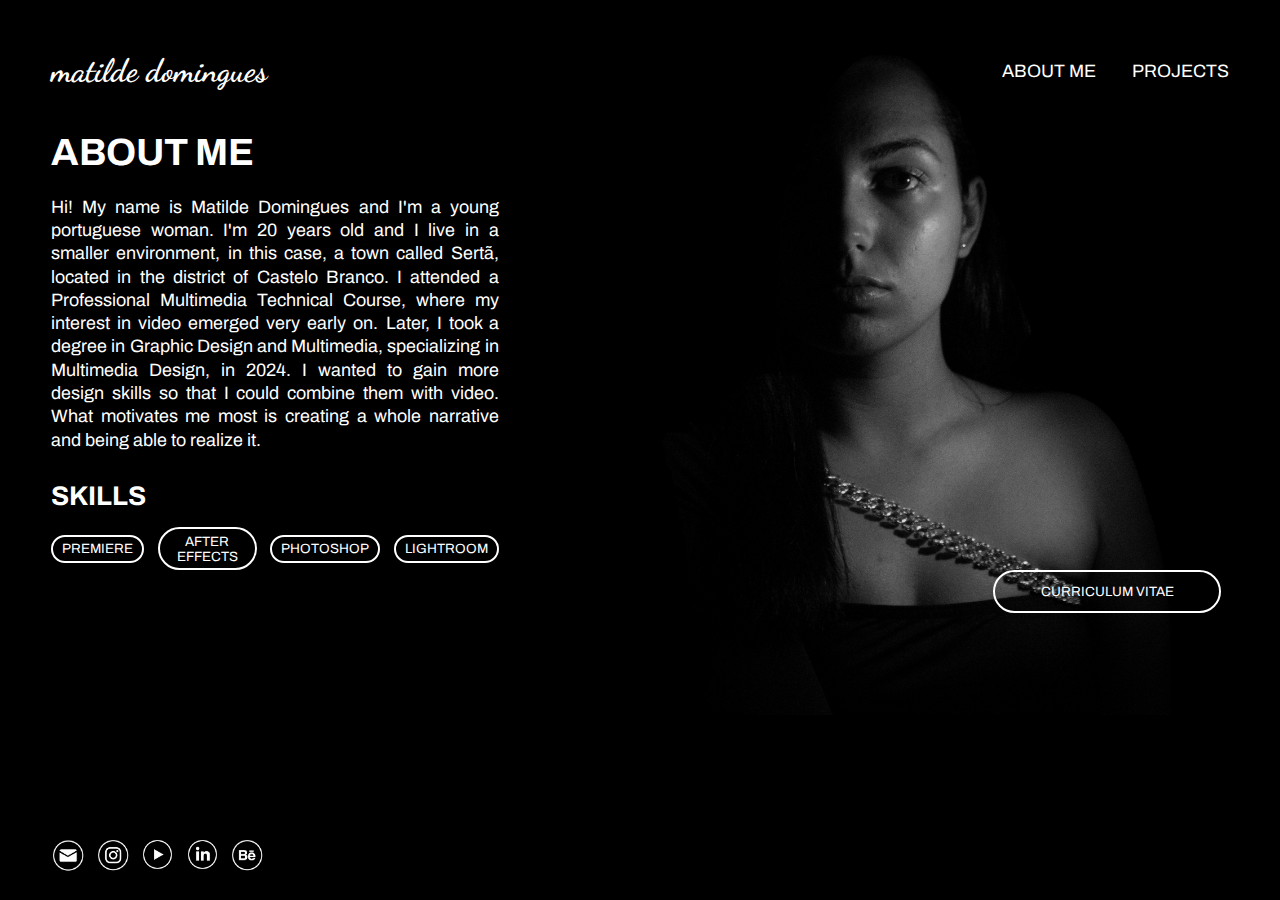
<file: sobremim.html>
<!--
    Nome: Matilde Pires Domingues
    Nº Estudante: 3210442
    Portfolio
    3º, 2023-2024
    2º Semestre
    Unidade Curricular: Laboratório de Projeto II
    Curso: DGM
    ESAD.CR
    Docente: Marco Heleno
    31 de Maio 2024
-->


<!DOCTYPE html>
<html lang="en">

<head>
        <meta charset="UTF-8">
        <meta name="description" content="Portfolio Multimedia Matilde Domingues">
        <meta name="keywords" content="video, multimedia, portfolio">
        <meta name="author" content="Matilde Domingues">
        <meta name="viewport" content="width=device-width, initial-scale=1.0">
        <title>Portfolio_MatildeDomingues</title>
        <link href="style.css" type="text/css" rel="stylesheet"/>
        <link rel="icon" type="image/x-icon" href="projects/projeto1/imagens/favicon.png"> <!--icone favicon-->
</head>

<header>
    <nav>     
        <a href="index.html" target="_self" id="logo">matilde domingues</a>
            <div class="menu-links">
                <a href="sobremim.html" target="_self" id="sobremim">About Me</a>
                <a href="projetos.html" target="_self">Projects</a>
            </div>
    </nav>
</header>

<body class="capa-about">

<main>

    <p id="titles">About Me</p>

    <p> Hi! My name is Matilde Domingues and I'm a young portuguese woman.
        I'm 20 years old and I live in a smaller environment, in this case,
        a town called Sertã, located in the district of Castelo Branco. 
        I attended a Professional Multimedia Technical Course, where my interest
        in video emerged very early on.
        Later, I took a degree in Graphic Design and Multimedia, specializing in
        Multimedia Design, in 2024. I wanted to gain more design skills so that I
        could combine them with video. What motivates me most is creating a whole
        narrative and being able to realize it. 
    </p>

    <p id="subtitles">Skills</p>

    <section id="skills">
        <ul>
            <li> Premiere </li>
            <li> After Effects </li>
            <li> Photoshop </li>
            <li> Lightroom </li>
        </ul>
    </section>

    <a href="projects/projeto1/imagens/cv.pdf" target="_blank" class="button">Curriculum Vitae</a>

</main>
</body>

<footer id="about">
    <div class="footer-socialmedia">
        <a href="mailto:matildedomingues.work@gmail.com" target="_blank" title="Email" class="email"></a>
        <a href="https://www.instagram.com/md.videoart/" target="_blank" title="Instagram" class="insta"></a>
        <a href="https://www.youtube.com/@matilde.domingues_14/videos" target="_blank" title="Youtube" class="youtube"></a>
        <a href="https://www.linkedin.com/in/matilde-domingues-5a7a112b5/" target="_blank" title="Linkedin" class="linkedin"></a>
        <a href="https://www.behance.net/matildedomingu" target="_blank" title="Behance" class="behance"></a>
    </div>
</footer>
</html>
</file>
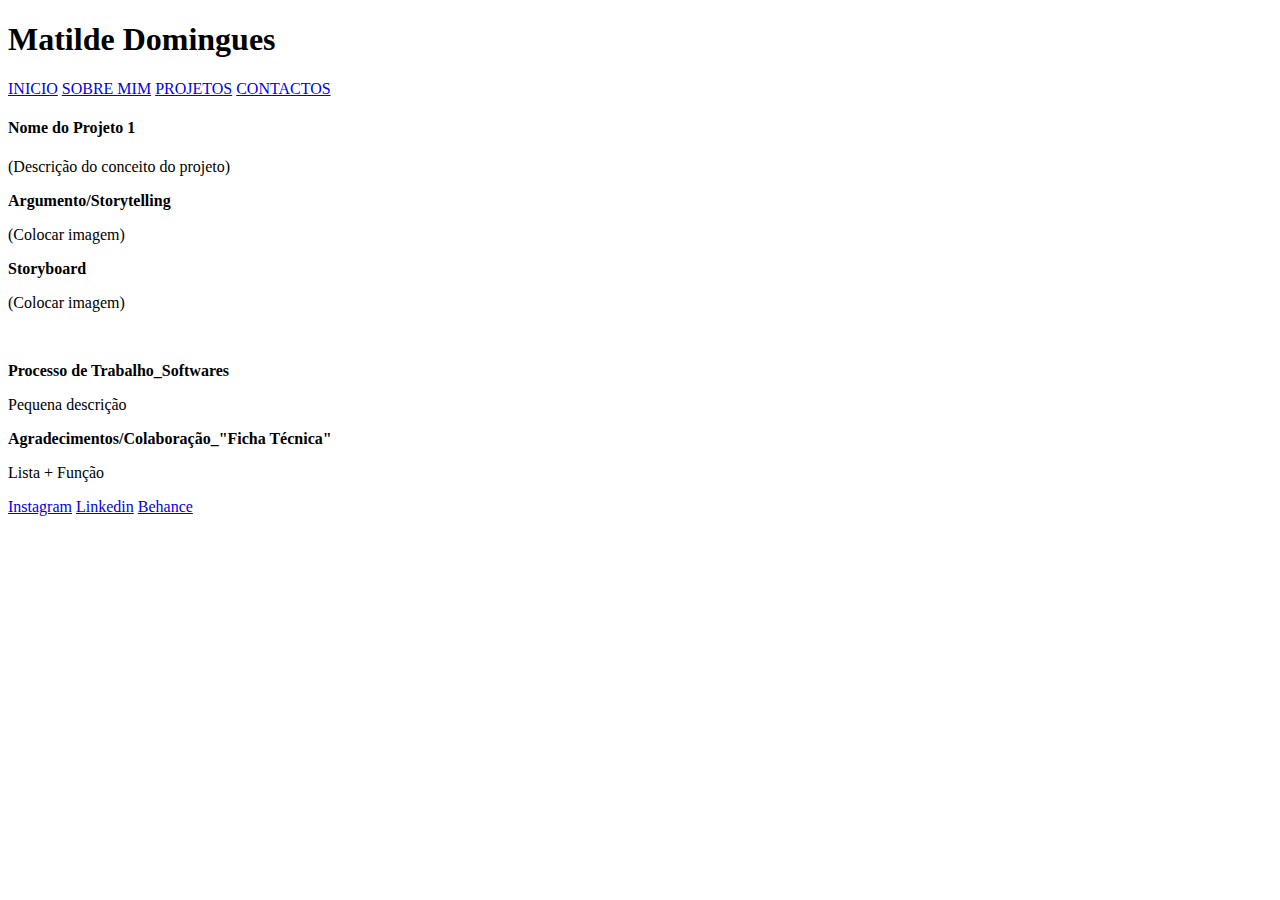
<file: projects/projeto1.html>
<!DOCTYPE html>
<html lang="pt">
<head>
    <meta charset="UTF-8">
    <meta name="viewport" content="width=device-width, initial-scale=1.0">
    <title>Portfolio_MatildeDomingues</title>
</head>

<body>
    <header>
        <h1>Matilde Domingues</h1>
    </header>

    <nav>
        <a href="../index.html" target="_self">INICIO</a>
        <a href="../sobremim.html" target="_self">SOBRE MIM</a>
        <a href="../projetos.html" target="_self">PROJETOS</a>
        <a href="../contactos.html" target="_self">CONTACTOS</a>
    </nav>

    <h4>Nome do Projeto 1</h4>
    <p>(Descrição do conceito do projeto)</p>

    <strong><p>Argumento/Storytelling</p></strong>
    <p>(Colocar imagem)</p>

    <strong><p>Storyboard</p></strong>
    <p>(Colocar imagem)</p>
<br>
    <strong><p>Processo de Trabalho_Softwares</p></strong>
    <p>Pequena descrição</p>

    <strong><p>Agradecimentos/Colaboração_"Ficha Técnica"</p></strong>
    <p>Lista + Função</p>

    <a href="https://www.instagram.com/matilde.domingues_14/" target="_blank">Instagram</a>
    <a href="https://www.linkedin.com/in/matilde-domingues-5a7a112b5/" target="_blank">Linkedin</a>
    <a href="https://www.behance.net/matildedomingu" target="_blank">Behance</a>
    
</body>
</html>
</file>
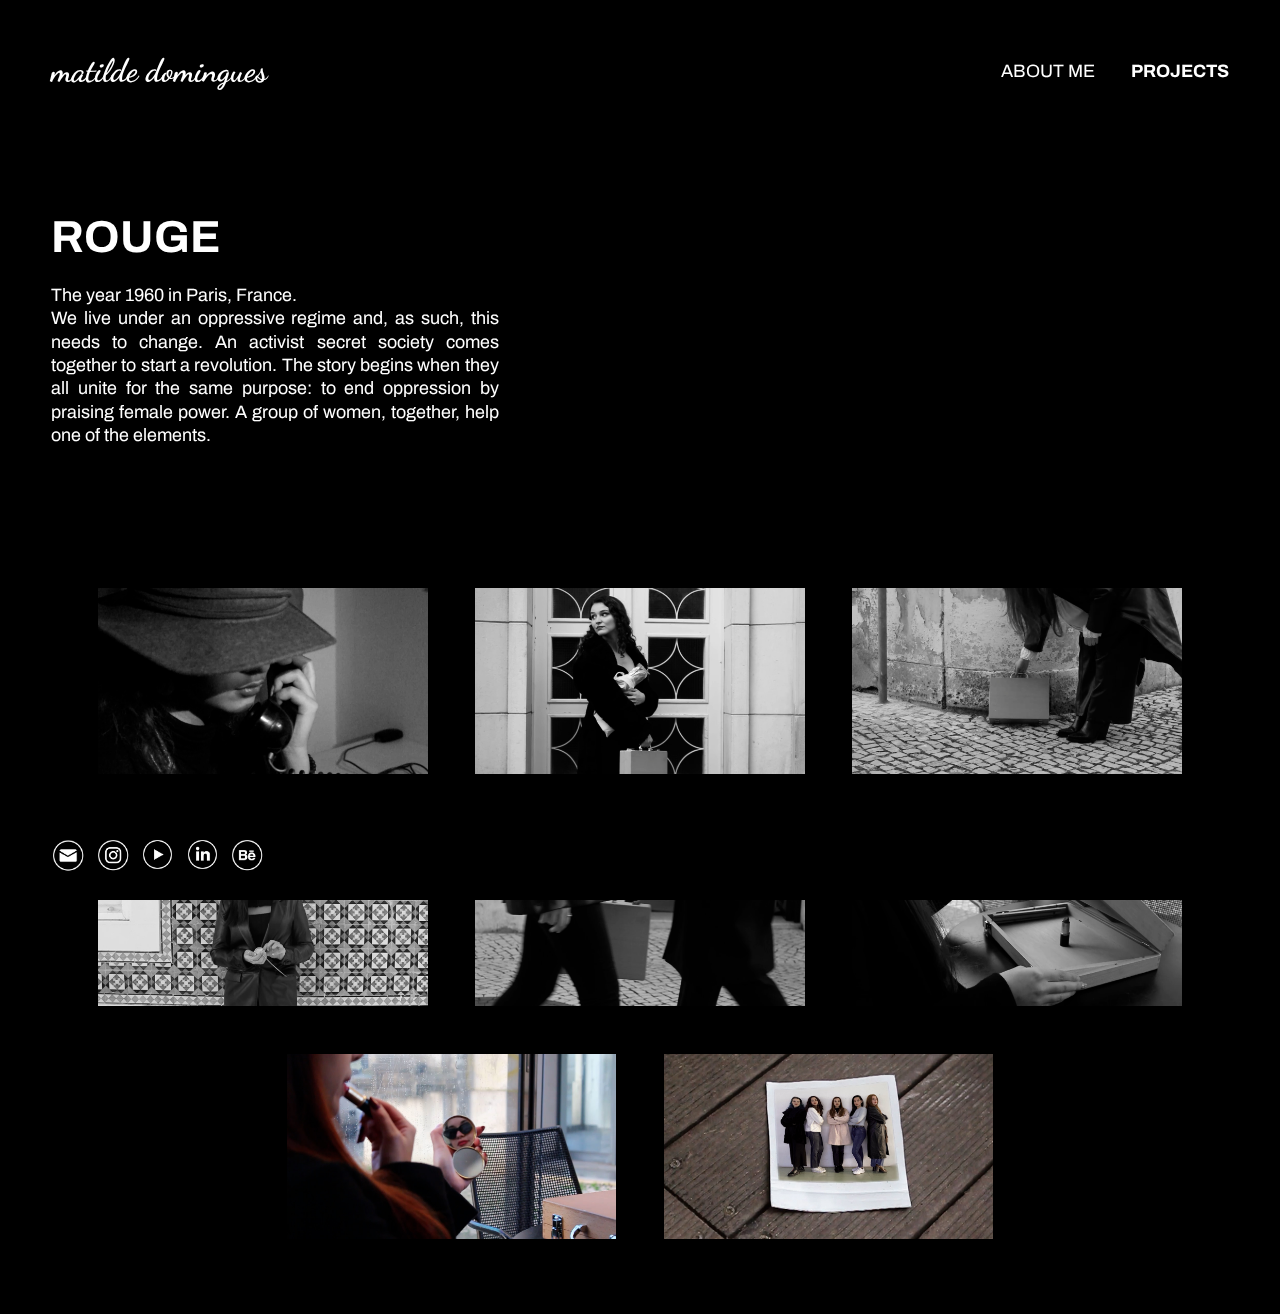
<file: projects/projeto1/projeto3.html>
<!--
    Nome: Matilde Pires Domingues
    Nº Estudante: 3210442
    Portfolio
    3º, 2023-2024
    2º Semestre
    Unidade Curricular: Laboratório de Projeto II
    Curso: DGM
    ESAD.CR
    Docente: Marco Heleno
    31 de Maio 2024
-->


<!DOCTYPE html>
<html lang="en">
    <head>
        <meta charset="UTF-8">
        <meta name="description" content="Portfolio Multimedia Matilde Domingues">
        <meta name="keywords" content="video, multimedia, portfolio">
        <meta name="author" content="Matilde Domingues">
        <meta name="viewport" content="width=device-width, initial-scale=1.0">
        <title>Portfolio_MatildeDomingues</title>
        <link href="../../style.css" type="text/css" rel="stylesheet"/>
        <link rel="icon" type="image/x-icon" href="../projeto1/imagens/favicon.png"> <!--icone favicon-->
    </head>

    <header>
        <nav>     
            <a href="../../index.html" target="_self" id="logo">matilde domingues</a>
                <div class="menu-links">
                    <a href="../../sobremim.html" target="_self">About Me</a>
                    <a href="../../projetos.html" target="_self" id="projetos">Projects</a>
                </div>
        </nav>
    </header>

<body class="capa-projeto3">
<main>

<section class="apresentacao-project">
    <iframe
        src="https://www.youtube.com/embed/OJz7TT0AhTs?si=I1kQTRHlOgsO56Rb"
        title="YouTube video player" frameborder="0"
        allow="accelerometer; autoplay; clipboard-write; encrypted-media; gyroscope; picture-in-picture; web-share"
        referrerpolicy="strict-origin-when-cross-origin"
        allowfullscreen>
    </iframe>

    <p id="titles-project">Rouge</p>
    <p> The year 1960 in Paris, France. <br>
        We live under an oppressive regime and, as such, this 
        needs to change. An activist secret society comes together 
        to start a revolution. The story begins when they all unite 
        for the same purpose: to end oppression by praising female power. 
        A group of women, together, help one of the elements.
    </p>
</section>

<article>
    <figure>
        <img src="imagens/project3/01.jpg" alt="Rouge"/>
    </figure>

    <figure>
        <img src="imagens/project3/02.jpg" alt="Rouge"/>
    </figure>

    <figure>
        <img src="imagens/project3/03.jpg" alt="Rouge"/>
    </figure>

    <figure>
        <img src="imagens/project3/04.jpg" alt="Rouge"/>
    </figure>

    <figure>
        <img src="imagens/project3/05.jpg" alt="Rouge"/>
    </figure>

    <figure>
        <img src="imagens/project3/06.jpg" alt="Rouge"/>
    </figure>

    <figure>
        <img src="imagens/project3/07.jpg" alt="Rouge"/>
    </figure>

    <figure>
        <img src="imagens/project3/08.jpg" alt="Rouge"/>
    </figure>

</article>

</main>
</body>

<footer>
        <div class="footer-socialmedia">
            <a href="mailto:matildedomingues.work@gmail.com" target="_blank" title="Email" class="email"></a>
            <a href="https://www.instagram.com/md.videoart/" target="_blank" title="Instagram" class="insta"></a>
            <a href="https://www.youtube.com/@matilde.domingues_14/videos" target="_blank" title="Youtube" class="youtube"></a>
            <a href="https://www.linkedin.com/in/matilde-domingues-5a7a112b5/" target="_blank" title="Linkedin" class="linkedin"></a>
            <a href="https://www.behance.net/matildedomingu" target="_blank" title="Behance" class="behance"></a>
        </div>
    </footer>
</html>
</file>
<file: style.css>
/*
    Nome: Matilde Pires Domingues
    Nº Estudante: 3210442
    Portfolio
    3º, 2023-2024
    2º Semestre
    Unidade Curricular: Laboratório de Projeto II
    Curso: DGM
    ESAD.CR
    Docente: Marco Heleno
    31 de Maio 2024
*/


@import url("https://fonts.googleapis.com/css2?family=Archivo:ital,wght@0,100..900;1,100..900&display=swap"); /*importar tipo de letra do google fonts*/
@import url("https://fonts.googleapis.com/css2?family=Dancing+Script:wght@400..700&display=swap"); /*importar tipo de letra do google fonts*/


* /*seletor geral*/
{
  /*outline: 1px dashed red;
  outline-offset: -1px;*/
  margin:  0; /* Remove a margem padrão */
  padding: 0; /* Remove os padding padrão */
}


#logo{
    color:#ffffff; /*Define a cor branca para a tipografia do 'logo'*/
    text-decoration: none; /*Remove qualquer decoração de texto*/
    text-transform: none; /* Não altera a transformação do texto*/
    font-weight: 700; /*Define o peso da fonte como 700, que é equivalente a 'bold'*/
    font-family:"Dancing Script", cursive; /*Define o tipo de letra*/
    font-size: 180%; /*Define o tamanho da fonte*/
    float: left; /*Faz com que o elemento flutue à esquerda do seu conteiner*/  
}

.video-container {
    position: fixed; /*Define o tipo de posição*/
    top: 0; /*Define que este elemento se posicione no 0 em relação ao topo*/
    left: 0; /*Define que este elemento se posicione no 0 em relação à esquerda*/
    width: 100%; /*Define a largura do elemento a 100%*/
    height: 100%; /*Define a altura do elemento a 100%*/
    overflow: hidden; /*Faz com que qualquer parte do conteúdo ultrapasse a área delimitada, não seja visível*/
    z-index: -1; /*Faz com que este elemento fique por detrás dos outros elementos*/
}

.background-video {
    position: absolute; /*Define o tipo de posição*/
    top: 50%; /*Define que este elemento se posicione a 50% a partir do topo*/
    left: 50%; /*Define que este elemento se posicione a 50% a partir da esquerda*/
    width: 100%; /*Define a largura do elemento a 100% */
    height: 100%; /*Define a altura do elemento a 100% */
    object-fit: cover; /*Faz com que este elemento se ajuste à outra div */
    transform: translate(-50%, -50%); /*Serve para centralizar o elemento */
}

.capa-index{ 
    min-height: 100%; /* Garante que o corpo tenha pelo menos a altura da janela */
    margin: 0; /* Remove a margem padrão */
}

.capa-about{
    background-image: url('projects/projeto1/imagens/capa-about.png'); /*Define a imagem de fundo*/
    background-size: cover; /* Faz a imagem preencher toda a área disponível */
    background-position:top; /* Centraliza a imagem no topo do ecrã */
    background-repeat: no-repeat; /* Impede que a imagem se repita */
    min-height: 100%; /* Garante que o corpo tenha pelo menos a altura da janela */
    margin: 0; /* Remove a margem padrão */
}

.capa-projects{
    background-color: #000000; /*Define cor de fundo a preto */
    font-family: "Archivo", sans-serif; /*Define o tipo de letra*/
    font-size:1.4em; /*Define o tamanho da fonte*/
    color:#ffffff; /*Define a cor branca da tipografia*/
    padding-left: 4%; /*Adiciona um padding à esquerda de 4%*/
    padding-right: 4%;  /*Adiciona um padding à direita de 4%*/
    padding-top: 4%; /*Adiciona um padding no topo de 4%*/
    padding-bottom: 8%; /*Adiciona um padding no fundo de 4%*/
}

.capa-projeto4{
    margin-bottom: 4%; /*Define a margem inferior de 4% */
}

body
{
    background-color: #000000; /*Define a cor de fundo*/
    font-family: "Archivo", sans-serif; /*Define a tipografia*/ 
    font-size:1.4em; /*Define o tamanho da fonte*/
    color:#ffffff; /*Define a cor do texto*/
    padding: 4%; /*Adiciona um padding em toda a volta de 4%*/
}


nav {
    text-transform: uppercase; /*Altera todas as letras para letras maiúsculas*/
    display:flex; /*Define a nav como flexbox, permitindo criar layouts responsivos e flexíveis*/
    font-size: 0.8em; /*Define o tamanho da fonte*/
    justify-content: space-between; /*Alinha os elementos*/
    align-items: center; /*Alinha verticalmente todos os elementos dentro da nav ao centro*/
    gap:10%; /*Define um espaço de 10% entre cada elemento da flexbox */
    width:100%; /*Define a largura da nav*/
}

nav a{
    display: flex; /*Define a nav como flexbox, permitindo criar layouts responsivos e flexíveis*/
    gap:10%; /*Define um espaço de 10% entre cada elemento da flexbox */
}

.menu-links {
    display: flex; /*Define a nav como flexbox, permitindo criar layouts responsivos e flexíveis*/
    gap:2em; /*Define um espaço de 2em entre cada elemento da flexbox */
}

.menu-links a{
    display: flex; /*Define a nav como flexbox, permitindo criar layouts responsivos e flexíveis*/
    gap:2em; /*Define um espaço de 2em entre cada elemento da flexbox */
}

#titles{
    font-size:2em; /*Define o tamanho da fonte*/
    font-family: "Archivo", sans-serif; /*Define o tipo de letra*/
    text-transform: uppercase; /*Altera todas as letras para letras maiúsculas*/
    font-weight: bold; /*Define a tipografia para bold*/
}

#subtitles{
    font-size:1em; /*Define o tamanho da fonte*/
    font-family: "Archivo", sans-serif; /*Define o tipo de letra*/
    text-transform: uppercase; /*Altera todas as letras para letras maiúsculas*/
    font-weight: bold; /*Define a tipografia para bold*/
}

p{ /*textos*/
    color:#ffffff; /*Define a cor da tipografia*/
    font-size:0.8em; /*Define o tamanho da fonte*/
    text-align: justify; /*Justifica o texto*/
    text-justify:inter-word; /*ajusta espaço entre as palavras*/
    padding-top: 1em; /*Adiciona um padding no topo de 1em*/
    width:38%; /*Define a largura do espaço ocupado por estes <p>*/
}

ul{
    list-style-type: none; /*Retira as listas*/
    padding-top:1em; /*Adiciona um padding no topo de 1em*/
    display: flex; /*Define a nav como flexbox, permitindo criar layouts responsivos e flexíveis*/
    gap:28px; /*Define um espaço de 28px entre cada elemento da flexbox */
    font-size:0.6em; /*Define o tamanho da fonte*/
    text-transform: uppercase; /*Coloca todas as letras em maiusculas*/
    width:38%; /*Define a largura do <ul>*/

}

li {
    border-color: #ffffff; /*Define a cor branca para as bordas das formas*/
    border-style: solid; /*Define o estilo da borda*/
    border-radius: 50px; /*Arredonda os cantos a 50px*/
    border-width: 2px; /*Define a espessura da borda*/

    padding: 1% 2%; /*Adiciona padding interno de 1% na vertical (topo e fundo) e 2% na horizontal (esquerda e direita)*/

    text-align: center; /* Centraliza o texto dentro do elemento */
    display: inline-block; /* Torna o elemento um bloco inline para melhor controlo */
    width: auto; /*Define a largura como automática*/
}

.button {
    text-transform: uppercase; /* Define todas as letras em maiúsculas */

    border-color: #ffffff; /* Cor da borda */
    border-style: solid; /* Estilo da borda */
    border-radius: 50px; /* Arredonda as bordas */
    border-width: 2px; /* Largura da borda */

    padding: 1% 2%; /* Espaçamento interno no botão */

    text-align: center; /* Centraliza o texto */
    display: inline-block; /* Faz o link se comportar como um bloco, mas apenas ocupando o espaço necessário */
    
    font-size:0.6em; /*Define o tamanho da fonte */
    position: relative; /*Define o tipo de posição*/
    left:86%; /*Define a posição quantitivamente mais específica, colocando o elemento no exato local que eu quero*/
  }


.button:hover {
    background-color: #ffffff; /*Quando se passa com o rato por cima do botão, o botão fica branco*/
    font-weight: bold; /*Quando se passa com o rato por cima do botão, a tipografia fica a bold*/
    color: #000000; /*Quando se passa com o rato por cima do botão, a tipografia fica a preto*/
}


h1{
    text-transform: uppercase; /* Define todas as letras em maiúsculas */
    font-weight: 900; /*Define a tipografia com um peso de 900 que equivale a black/bold*/
}

h3{
    text-transform: uppercase; /* Define todas as letras em maiúsculas */
    font-weight: 400; /*Define a tipografia para regular*/
    padding-top: 3em; /*Adiciona um padding no topo de 3em*/
}

#Video{
    font-size: 2.5em; /*Define o tamanho da fonte*/
    text-transform: uppercase; /* Define todas as letras em maiúsculas */
    font-weight: 400; /*Define a tipografia para regular*/
    text-align: left; /*Alinha o texto à esquerda*/
}

#Portfolio{
    font-size: 3.65em; /*Define o tamanho da fonte*/
    text-transform: uppercase; /* Define todas as letras em maiúsculas */
    font-weight: 900; /*Define a tipografia com um peso de 900 que equivale a black/bold*/
    text-align: left; /*Alinha o texto à esquerda*/
}


a:link{
    color: #ffffff; /*Define a cor do link*/
    text-decoration: none; /*Retira todas as formatações*/
}


a:visited{
    color: #ffffff; /*Define a cor do link quando é visitado*/
    text-decoration: none; /*Retira todas as formatações*/
    font-weight: bold; /*O link fica a bold*/
}


nav a:hover{
    color: #ffffff; /*Define a cor do link quando o rato passa por cima do mesmo*/
    font-weight: bold; /*O link fica a bold*/
}

a:active{
    color: #ffffff; /*Define a cor do link quando o link está ativo*/
    font-weight: bold; /*O link fica a bold*/
}

span{
    text-transform: uppercase; /* Define todas as letras em maiúsculas */
    font-weight: 900; /*Define a tipografia com um peso de 900 que equivale a black/bold*/
}

#projetos, #contactos{
    font-weight: bold; /*Fica a bold*/
    color:#ffffff; /* Define a cor da tipografia */
    background-color: #000000; /*Define a cor de fundo*/
}


/*FOOTER*/

footer{
    width:92%;
    height: 4em; /*Define a altura do footer*/
    display: flex; /*Aplica o modelo de flexbox*/
    align-items: center; /* Centraliza os elementos verticalmente */
    position:fixed;  /*Fixa a posição do footer*/
    bottom: 0; /*Fixa o footer ao fundo do ecrã*/
    background-color: #000000; /*Define a cor de fundo do footer*/
}

.footer-socialmedia{
    display: flex; /*Aplica o modelo de flexbox*/
    gap: 0.5em; /*Define um espaço de 0.5em entre cada elemento da flexbox*/
}

footer a 
{

    width: 1.5em; /*Define a largura de cada espaço do link pro icone*/
    height: 1.5em; /*Define a altura de cada espaço do link pro icone*/
    background-size: contain; /* Garante que a imagem preencha todo o espaço do link */
    background-repeat: no-repeat; /* Evita repetição da imagem */
    
}

#about, #index{
    background-color: transparent; /*Define o footer com fundo transparente */
}


.email:link { background-image: url("projects/projeto1/imagens/logoemail.png"); } /*Define o icone que aparece no link normalmente*/
.email:hover { background-image: url("projects/projeto1/imagens/email-invers.png"); } /*Define o icone que aparece quando se passa o rato por cima do link*/

.insta:link { background-image: url("projects/projeto1/imagens/logoinsta.png"); } /*Define o icone que aparece no link normalmente*/
.insta:hover { background-image: url("projects/projeto1/imagens/insta-invers.png"); } /*Define o icone que aparece quando se passa o rato por cima do link*/

.youtube:link { background-image: url("projects/projeto1/imagens/logoyoutube.png"); } /*Define o icone que aparece no link normalmente*/
.youtube:hover { background-image: url("projects/projeto1/imagens/youtube-invers.png"); } /*Define o icone que aparece quando se passa o rato por cima do link*/

.linkedin:link { background-image: url("projects/projeto1/imagens/logolinkedin.png"); } /*Define o icone que aparece no link normalmente*/
.linkedin:hover { background-image: url("projects/projeto1/imagens/linkedin-invers.png"); } /*Define o icone que aparece quando se passa o rato por cima do link*/

.behance:link { background-image: url("projects/projeto1/imagens/logobehance.png"); } /*Define o icone que aparece no link normalmente*/
.behance:hover { background-image: url("projects/projeto1/imagens/behance-invers.png"); } /*Define o icone que aparece quando se passa o rato por cima do link*/


/*PROJETO 1*/
.apresentacao-project iframe {
    width: 50vw; /* Define a largura do espaço ocupado pelo vídeo */
    height: 25vw; /* Define a altura do espaço ocupado pelo vídeo */
    float: right; /* Faz com que o vídeo flutue para a direita */
    padding-top: 5%; /* Adiciona um padding no topo de 5% */
}

#titles-project{
    font-size:2em; /*Define o tamanho da fonte*/    
    font-family: "Archivo", sans-serif; /*Define o tipo de letra*/
    text-transform: uppercase; /*Torna todas as letras em maiusculas*/
    font-weight: bold; /*A tipografia fica a bold*/
    padding-top:10%; /*Adiciona um padding no topo de 10%*/
    text-align: left; /*Alinha texto à esquerda*/

}

#titles-project-long{
    font-size:1.8em; /*Define o tamanho da fonte*/ 
    font-family: "Archivo", sans-serif; /*Define o tipo de letra*/
    text-transform: uppercase; /*Torna todas as letras em maiusculas*/
    font-weight: bold; /*A tipografia fica a bold*/
    padding-top:10%; /*Adiciona um padding no topo de 10%*/
    text-align: left; /*Alinha texto à esquerda*/
}

.apresentacao-project {
    width: 100%; /* Define a largura desta área */
    line-height: 1em; /* Define um espaçamento entre linhas de 1em */
}

main p{
    line-height: 1.3em; /*Define um espaçamento entre linhas de 1.3em*/
    text-align: justify; /*Justifica o texto*/
    text-justify:inter-word; /*Ajusta o espaço entre as palavras*/
}


figure 
{
    width: 28%; /*Define a largura desta área*/
    margin: 2%; /* Define uma margem de 2% */
}


figure img 
{
    width: 100%; /*Define a largura da imagem para aparecer*/
    display: block; /* Remove espaços extras abaixo das imagens */
}


article{
    display: flex; /* Define o modelo de flexbox*/
    flex-wrap: wrap; /*Permite que os elementos filhos da flexbox envolvam para a próxima linha, se necessário*/
    justify-content: center; /* Centraliza os elementos horizontalmente */
    align-items: center; /* Centraliza os elementos verticalmente */
    margin-top: 10%; /*Define a margem superior de 10%*/
}


.producao{
    width: 100%; /*Define a largura desta área*/
    height:10%; /*Define a altura desta área*/
    margin-top: 5%; /*Define uma margem superior de 5%*/
}

.producao iframe{
    width:40%; /*Define a largura desta área*/
    height:20vw; /*Define a altura desta área*/
    padding-top:5%; /*Define um padding superior de 5%*/
    padding-bottom:5%; /*Define um padding inferior de 5%*/
    padding-left:30%; /*Define um padding do lado esquerdo de 30%*/
    padding-right:30%; /*Define um padding do lado direito de 30%*/
}

.pre-producao{
    width: 100%; /*Define a largura desta área*/
    height:5%; /*Define a altura desta área*/
    padding-top:5%; /*Define um padding superior de 5%*/
    padding-bottom:5%; /*Define um padding inferior de 5%*/
}

.pre-producao img{
    width:100%; /*Define a largura desta área*/
}


/* PROJETOS */
.grid-container {
    display: grid; /* Define o modelo de layout grid*/
    gap: 10px; /*Define um espaço de 10px entre cada elemento da flexbox */
    padding: 0%; /*Define em 0% todos os paddings*/
    padding-top: 5%; /*Define um padding superior de 5%*/
}

.grid-item {
    display: flex; /* Define o modelo de flexbox */
    align-items: center; /* Alinha verticalmente no centro */
    justify-content: center; /* Alinha horizontalmente no centro */
    padding: 20%; /* Define um padding de 20% */
    position: relative; /* Para posicionamento de fundo e texto */
    background-size: cover; /* A imagem preenche a caixa */
    background-position: center; /* Centraliza a imagem na caixa respectiva */
  }

.grid-item a {
    display: flex; /*Centraliza o conteúdo*/
    align-items: center; /*Alinha verticalmente ao centro*/
    justify-content: center; /*Centraliza horizontalmente*/
    text-decoration: none; /* Remove a decoração padrão do link */
    width: 100%; /*Faz o link ocupar toda a largura do item da grid*/
    height: 100%; /*Faz o link ocupar a altura do item da grid*/
    position: absolute; /* Faz o link ocupar todo o espaço do grid item */
    top: 0; /*Define a posição superior do link como 0*/
    left: 0;/*Define a posição esquerda do link como 0*/
}

.grid-item:hover{
    box-shadow: inset 0 0 100px 50px rgba(0, 0, 0, 1); /* Efeito de vinheta */
}

.grid-item p {
    width: 100%; /*Faz o p ocupar toda a largura do item*/
    text-align: center; /*Centraliza horizontalmente*/
    font-size: 0.8em; /*Define o tamanho da fonte*/
    white-space: nowrap; /*Impede que o texto quebre em novas linhas*/
    font-weight: 500; /*Define a espessura da fonte*/
    padding: 0; /*Retira todos os padding*/
    visibility: hidden; /*Inicialemente o texto fica invisivel*/
    transition: opacity 0.5s ease, visibility 0.5s; /*Transição suave para opacidade e visibilidade*/
}

.grid-item:hover p {
    opacity: 1; /* Torna o texto visível ao passar o mouse com opacidade de 1*/
    visibility: visible; /* Torna o texto visível ao passar o mouse */
}

.item1 {
    background-image: url("projects/projeto1/imagens/project3/capa-project3.jpg"); /*Define a imagem de fundo dessa caixa*/
    box-shadow: inset 0 0 100px 50px rgba(0, 0, 0, 0.3); /* Efeito de vinheta */
    background-size: cover; /*A imagem preenche a caixa*/
    background-position: center; /*Centraliza a imagem na caixa respetiva*/
    grid-column: 3; /*Define o número de colunas da grid*/
    grid-row: 1/ span 2; /*Define o número de linhas da grid*/
  }
  
.item2 {
    background-image: url("projects/projeto1/imagens/project1/capa1_1.jpg"); /*Define a imagem de fundo dessa caixa*/
    box-shadow: inset 0 0 100px 50px rgba(0, 0, 0, 0.3); /* Efeito de vinheta */
    background-size: cover; /*A imagem preenche a caixa*/
    background-position: top; /*Centraliza a imagem no topo da caixa respetiva*/
  }

.item3 {
    background-image: url("projects/projeto1/imagens/project2/capa2_1.jpg"); /*Define a imagem de fundo dessa caixa*/
    box-shadow: inset 0 0 100px 50px rgba(0, 0, 0, 0.3); /* Efeito de vinheta */
    background-size: cover; /*A imagem preenche a caixa*/
    background-position: top; /*Centraliza a imagem no topo da caixa respetiva*/
  }

.item4 {
    background-image: url("projects/projeto1/imagens/project4/capa4.png"); /*Define a imagem de fundo dessa caixa*/
    box-shadow: inset 0 0 100px 50px rgba(0, 0, 0, 0.3); /* Efeito de vinheta */
    background-size: cover; /*A imagem preenche a caixa*/
    background-position: top; /*Centraliza a imagem no topo da caixa respetiva*/
  }

.item5 {
    background-image: url("projects/projeto1/imagens/project5/capa5.png"); /*Define a imagem de fundo dessa caixa*/
    box-shadow: inset 0 0 100px 50px rgba(0, 0, 0, 0.3); /* Efeito de vinheta */
    background-size: cover; /*A imagem preenche a caixa*/
    background-position: top; /*Centraliza a imagem no topo da caixa respetiva*/
  }


.item2:hover { background-image: url("projects/projeto1/imagens/project1/capa1_2.jpg"); } /*Define a imagem de fundo quando passo o rato por cima*/
.item3:hover { background-image: url("projects/projeto1/imagens/project2/capa2_2.jpg");} /*Define a imagem de fundo quando passo o rato por cima*/



/* RESPONSIVE */

@media only screen and (max-width: 1500px) /*Tornar responsive para dispositivos com largura máxima de 1500px*/
{
   /* main
    {
        background-color: brown;
    } */
    
    /*Index*/
    .capa-index{
        background-size:auto; /*Define o background para automático podendo-se ajustar automaticamente */
    }

    /*About me*/
    .capa-about{
        margin-bottom: 4%; /*Define uma margem no fundo*/
    }
    #about{
        background-color: #000000; /*Define a cor de fundo do footer*/
        width: 100%; /*Define o tamanho da largura do footer*/
    }

    p{
        font-size:0.8em; /*Define o tamanho da fonte*/
    }

    #titles{
        font-size: 1.7em; /*Define o tamanho da fonte*/
    }

    #subtitles{
        font-size: 1.2em; /*Define o tamanho da fonte*/
    }

    #skills ul{
        font-size:0.6em; /*Define o tamanho da fonte*/
        gap:1em; /*Define o espaço entre os elementos*/    
        align-items: center; /*Alinhar os elementos ao centro horizontalmente*/
    }

    .button {
        width: 15%; /* Define a largura dos elementos */
        font-size: 0.6em; /*Define o tamanho da fonte*/
        position:relative; /*Define o tipo de posição do botão*/
        left:80%; /*Posiciona o botão mais à direita da página*/
    }
}


/* Extra large devices (large laptops and desktops, 1200px and up) */
@media only screen and (max-width: 1200px) /*Tornar responsive para dispositivos com largura máxima de 1200px*/
{
    /*main
    {
        background-color: lightsalmon;
    }*/

    .capa-index{
        background-size:auto; /*Define o background para automático podendo-se ajustar automaticamente */
    }
    
    /*About me*/
    #about{
        background-color: #000000; /*define a cor de fundo do footer*/
        width: 100%; /*Define a largura do footer*/
    }
    
    p{
        font-size:0.7em; /*Define o tamanho da fonte*/
    }

    #titles{
        font-size: 1.6em; /*Define o tamanho da fonte*/
    }

    #subtitles{
        font-size: 1.1em; /*Define o tamanho da fonte*/
    }

    #skills ul{
        font-size:0.5em; /*Define o tamanho da fonte*/
        gap:1em; /*Define o espaço entre os elementos*/
        align-items: center; /*Alinha os elementos ao centro horizontalmente*/
    }

    .button {
        width: 15%; /* Define a largura dos elementos */
        font-size: 0.5em; /*Define o tamanho da fonte*/
        position:relative; /*Define o tipo de posição dos elementos*/
        left:80%; /*Posiciona o botão mais à direita da página*/
    }

    /*Project Individual*/    
    .apresentacao-project {
        display: flex; /*Define a disposição dos elementos*/
        flex-direction: column; /*Faz com que apareça em coluna*/
        align-items: center; /*Alinha os elementos ao centro horizontalmente*/
    }

    .apresentacao-project iframe {
        order: 3; /* Define que este iframe apareça em terceiro lugar */
        width: 100%; /*Define a largura do elemento a 100%*/
        height: 15em; /*Define a altura do elemento a 15em*/
    }

    #titles-project {
        order: 1; /* Define que este elemento apareça em primeiro lugar */
        font-size: 1.8em; /*Define o tamanho da fonte*/
        text-align: center; /*Alinha o texto ao centro*/
    }

    #titles-project p{
        font-size: 0.6em; /*Define o tamanho da fonte*/
    }

    #titles-project-long {
        font-size: 1.8em; /*Define o tamanho da fonte*/
        text-align: center; /*Alinha o texto ao centro*/
    }

    .apresentacao-project p {
        order: 2; /* Define a ordem do parágrafo */
        text-align: justify; /* Centraliza o texto */
        width:100%; /*Define o espaço que este elemento deve ocupar*/
        font-size: 0.7em; /*Define o tamanho da fonte*/
    }

    .producao iframe{
        width: 100%; /*Define a largura que o iframe deve ocupar*/
        height:18em; /*Define a altura que o iframe deve ocupar*/
        padding: 0; /*Retira todos os padding que possa ter*/
    }

    .pre-producao{
        margin-bottom: 15%; /*Define a margem inferior desta área*/
    }

    .capa-projeto3{
        margin-bottom: 12%; /*Define a margem inferior desta área*/
    }
}


/* Large devices (laptops/desktops, 992px and up) */
@media only screen and (max-width: 992px) /*Tornar responsive para dispositivos com largura máxima de 992px*/
{
    /*main
    {
        background-color: lightcoral;
    }*/

    .capa-index{
        background-size:auto; /*Define o background para automático podendo-se ajustar automaticamente */
    }

    /*About me*/
    #about{
        background-color: #000000; /*Define a cor de fundo do footer*/
        width: 100%; /*Define a largura do footer*/
    }
    
    p{
        font-size:0.6em; /*Define o tamanho da fonte*/
    }

    #titles{
        font-size: 1.5em;  /*Define o tamanho da fonte*/
    }

    #subtitles{
        font-size: 1em;  /*Define o tamanho da fonte*/
    }

    #skills ul{
        font-size:0.4em; /*Define o tamanho da fonte*/
        gap:1em; /*Define o espaço entre os elementos das listas*/ 
        align-items: center; /*Alinha os elementos horizontalmente*/
    }

    .button {
        width: 15%; /* Define a largura dos elementos */
        font-size: 0.5em; /*Define o tamanho da fonte*/
        margin-top: 10%; /*Define a margem superior*/
        position:relative; /*Define o tipo de posição deste elemento*/
        left:80%; /*Posiciona o botão mais à direita da página*/
    }

    /*Projects*/    
    .grid-item p {
        font-size: 0.6em; /*Define o tamanho da fonte*/
    }

    .item1{
        grid-column: 2; /*Altera para apenas 1 coluna*/
    }

    .grid-container{
        padding-bottom:4em; /*Define o padding inferior de 4em*/
        gap:15px; /*Define o espaço entre cada caixa da grid*/
    }

    /*Project Individual*/    
    .apresentacao-project {
        display: flex; /*Define a disposição dos elementos*/
        flex-direction: column; /*Faz com que apareça em coluna*/
        align-items: center; /*Alinha os elementos ao centro horizontalmente*/
    }

    .apresentacao-project iframe {
        order: 3; /* Define a ordem do iframe */
        width: 100%; /* Define a largura dos elemento */
        height: 15em; /* Define a altura dos elemento */
    }

    #titles-project {
        order: 1; /* Define a ordem do título */
        font-size: 1.7em; /*Define o tamanho da fonte*/
        text-align: center;
    }

    #titles-project p{
        font-size: 0.6em; /*Define o tamanho da fonte*/
    }

    #titles-project-long {
        font-size: 1.7em; /*Define o tamanho da fonte*/
        text-align: center; /*Alinha o texto ao centro*/
    }

    .apresentacao-project p {
        order: 2; /* Define a ordem do parágrafo */
        text-align: justify; /* Centraliza o texto */
        width:100%; /* Define a largura dos elementos */
        font-size: 0.6em; /*Define o tamanho da fonte*/
    }

    .producao iframe{
        width: 100%; /* Define a largura dos elementos */
        height:18em; /* Define a altura dos elementos */
        padding: 0; /*Retira todos os padding que possa ter*/
    }

    .pre-producao{
        margin-bottom: 15%; /*Define a margem inferior de 15% */
    }

    .capa-projeto3{
        margin-bottom: 14%; /*Define a margem inferior desta área*/
    }
}


/* Medium devices (landscape tablets, 768px and up) */
@media only screen and (max-width: 768px) /*Tornar responsive para dispositivos com largura máxima de 768px*/
{
   /* main 
      {
        background-color: rgb(111, 192, 219);
      }*/

    /*Geral*/
    nav {
        flex-direction: column; /*Coloca os elementos em coluna*/
    }

    .menu-links {
        margin-top: 7%; /*Define a margem superior de 7% */
    }

    #logo {
        font-size: 2em; /*Define o tamanho da fonte*/
        padding-top: 5%; /*Define o padding superior */
    }

    footer {
        height: auto; /*Define que a altura fica automática*/
        margin-right: 5%; /*Define a margem direita*/
        padding-top:2em; /*Define o padding superior*/
    }

    .footer-socialmedia {
        flex-direction: row; /*Coloca os elementos em linha*/
        flex-wrap: wrap; /*Devem ser dispostos em várias linhas caso necessário*/
        justify-content: center; /*Justificar os elementos ao centro*/
        gap: 1em; /*Define o espaço entre eles*/
        width: 100vw; /*Define a largura ocupada pelos elementos*/        
    }

    footer a {
        width: 1.8em; /*Define a largura do a*/
        height: 1.8em; /*Define a altura do a*/
        padding-bottom: 10%; /*Define o padding inferior*/
    }

    /*Index*/
    .capa-index { 
        width: 92%; /*Define a largura*/
        background-size:auto; /*Faz com que o fundo fique automático*/
    }

    #Video {
        font-size:1.5em; /*Define o tamanho da fonte*/
        text-align: center; /*Alinha o texto ao centro*/
    }

    #Portfolio {
        font-size:2.65em; /*Define o tamanho da fonte*/
        text-align: center; /*Alinha o texto ao centro*/
    }


    /*About Me*/    
    .capa-about { 
        width: 92%; /*Define a largura*/
        background-image:none; /*Retira a imagem de fundo*/ 
        margin-bottom: 8em; /*Define a margem inferior*/
    }

    #titles{
        padding-top: 10%; /*Define o padding superior*/
        font-size: 1.5em; /*Define o tamanho da fonte*/
        width: 100%; /*Define a largura*/
        text-align: center; /*Alinha o texto ao centro*/
    }

    #subtitles{
        font-size: 1em; /*Define o tamanho da fonte*/
        width: 100%; /*Define a largura*/
        text-align: center; /*Alinha o texto ao centro*/
    }

    p{
        font-size: 0.6em; /*Define o tamanho da fonte*/
        width: 100%; /*Define a largura*/
        text-align: center; /*Alinha o texto ao centro*/
    }

    #skills ul{
        font-size:0.6em; /*Define o tamanho da fonte*/
        display: flex; /*Define a disposição dos elementos*/
        flex-direction: column; /*Coloca os elementos em coluna*/
        gap:2em; /*Define o espaço entre os elementos*/
        justify-content: center; /* Alinha verticalmente ao centro */
        align-items: center; /* Alinha horizontalmente ao centro */
        padding-left: 31%; /*Define o padding do lado esquerdo*/
    }

    .button {
        width: 35%; /* Define a largura dos elementos */
        font-size: 0.6em; /*Define o tamanho da fonte*/
        margin-top: 10%; /*Define a margem superior*/
        position:relative; /*Define o tipo de posição*/
        left:30%; /*Posiciona o elemento exatamente onde quero, a partir do lado esquerdo*/
    }

    #about{
        background-color: #000000; /*Define a cor de fundo do footer*/
        padding-top: 2em; /*Define o padding superior*/
        width: 92%; /*Define a largura do footer*/
    }


    /*Projects*/    
    .grid-item p {
        font-size: 0.6em; /*Define o tamanho da fonte*/
    }

    .item1{
        grid-column: 2; /*Altera para apenas 1 coluna*/
    }

    .grid-container{
        padding-bottom:7em; /*Define o padding inferior*/
        gap:20px; /*Define o espaço entre os elementos*/
    }


      /*Project Individual*/    
    .apresentacao-project {
        display: flex; /*Define a disposição do elemento*/
        flex-direction: column; /*Coloca os elementos em coluna*/
        align-items: center; /*Alinha os elementos ao centro horizontalmente*/
    }

    .apresentacao-project iframe {
        order: 3; /*Faz com que este iframe surja em terceiro lugar*/
        width: 100%; /*Define a largura do iframe*/
        height: 15em; /*Define a altura do iframe*/
    }

    #titles-project {
        order: 1; /* Define a ordem do título */
        font-size: 1.6em; /*Define o tamanho da fonte*/
        text-align: center; /*Alinha o texto ao centro*/
    }

    #titles-project p{
        font-size: 0.6em; /*Define o tamanho da fonte*/
    }

    #titles-project-long {
        font-size: 1.6em; /*Define o tamanho da fonte*/
        text-align: center; /*Alinha o texto ao centro*/
    }

    .apresentacao-project p {
        order: 2; /* Define a ordem do parágrafo */
        text-align: justify; /* Centraliza o texto */
        width:100%; /*Define a largura*/
        font-size: 0.7em; /*Define o tamanho da fonte*/
    }

    .producao iframe{
        width: 100%; /*Define a largura do iframe*/
        height:12em; /*Define a altura do iframe*/
        padding: 0; /*Retira todos os padding que possa ter*/
    }

    .pre-producao{
        margin-bottom: 20%; /*Define a margem inferior*/
    }

    .capa-projeto4{
        margin-bottom: 20%; /*Define a margem inferior*/
    }

    .capa-projeto3{
        margin-bottom: 20%; /*Define a margem inferior desta área*/
    }
      
}

/* Small devices (portrait tablets and large phones, 600px and up) */
@media only screen and (max-width: 600px) /*Tornar responsive para dispositivos com largura máxima de 600px*/
{
   /* main 
      {
        background-color: yellowgreen;
      }*/

    /*Geral*/
    nav {
        flex-direction: column; /*Coloca os elementos em coluna*/
    }

    .menu-links {
        margin-top: 7%; /*Define a margem superior*/
    }

    #logo {
        font-size: 2em; /*Define o tamanho da fonte*/
        padding-top: 5%; /*Define o padding superior*/
    }

    footer {
        height: auto; /*A altura do footer fica automática*/
        margin-right: 5%; /*Define a margem direita*/
        padding-top:2em; /*Define o padding superior*/
    }

    .footer-socialmedia {
        flex-direction: row; /*Os elementos ficam em linha*/
        flex-wrap: wrap; /*Devem ser dispostos em várias linhas caso necessário*/
        justify-content: center; /*Justificar os elementos ao centro*/
        gap: 1em; /*Define o espaço entre os elementos*/
        width: 100vw; /*Define a largura*/
    }

    footer a {
        width: 1.8em; /*Define a largura*/
        height: 1.8em; /*Define a altura*/
        padding-bottom: 10%; /*Define o padding inferior*/
    }

    /*Index*/
    .capa-index { 
        width: 92%; /*Define a largura*/
        background-size:auto; /*O background fica automático*/
    }

    #Video {
        font-size:1.5em; /*Define o tamanho da fonte*/
        text-align: center; /*Alinha o texto ao centro*/
    }

    #Portfolio {
        font-size:2.65em; /*Define o tamanho da fonte*/
        text-align: center; /*Alinha o texto ao centro*/
    }

    /*About Me*/    
    .capa-about { 
        width: 92%; /*Define a largura*/
        background-image:none; /*Retira a imagem de fundo*/ 
        margin-bottom: 6em; /*Define a margem inferior*/
    }

    #titles{
        padding-top: 10%; /*Define o padding superior*/
        font-size: 1.5em; /*Define o tamanho da fonte*/
        width: 100%; /*Define a largura*/
        text-align: center; /*Alinha o texto ao centro*/
    }

    #subtitles{
        font-size: 1em; /*Define o tamanho da fonte*/
        width: 100%; /*Define a largura*/
        text-align: center; /*Alinha o texto ao centro*/
    }

    p{
        font-size: 0.6em; /*Define o tamanho da fonte*/
        width: 100%; /*Define a largura*/
        text-align: center; /*Alinha o texto ao centro*/
    }

    #skills ul{
        font-size:0.6em; /*Define o tamanho da fonte*/
        display: flex; /*Define a disposição dos elementos*/
        flex-direction: column; /*Coloca os elementos em coluna*/
        gap:2em; /*Define o espaço entre os elementos*/
        justify-content: center; /* Alinha verticalmente ao centro */
        align-items: center; /* Alinha horizontalmente ao centro */
        padding-left: 31%; /*Define o padding esquerdo*/
    }

    .button {
        width: 35%; /* Define a largura dos elementos */
        font-size: 0.6em; /*Define o tamanho da fonte*/
        margin-top: 10%; /*Define a margem superior*/
        bottom:0; /*Posiciona o elemento consoante a parte inferior*/
        right:25%; /*Posiciona o elemento consoante o lado direito*/
    }

    #about{
        background-color: #000000; /*Define a cor de fundo do footer*/
        padding-top: 2em; /*Define o padding esquerdo*/
        width: 92%; /*Define a largura*/
    }

    /*Projects*/    
    .grid-item p {
        font-size: 0.6em; /*Define o tamanho da fonte*/
    }

    .item1{
        grid-column: 1; /*Altera para apenas 1 coluna*/
    }

    .grid-container{
        padding-bottom:7em; /*Define o padding inferior*/
        gap:40px; /*Define o espaço entre as caixas da grid*/
    }

    /*Project Individual*/    
    .apresentacao-project {
        display: flex; /*Define o tipo de disposição*/
        flex-direction: column; /*Coloca os elementos em coluna*/
        align-items: center; /*Alinha os elementos ao centro horizontalmente*/
    }

    .apresentacao-project iframe {
        order: 3; /* Define a ordem do iframe */
        width: 100%; /*Define a largura*/
        height: 10em; /*Define a altura*/
    }

    #titles-project {
        order: 1; /* Define a ordem do título */
        font-size: 1.5em; /*Define o tamanho da fonte*/
        text-align: center; /*Alinha o texto ao centro*/
    }

    #titles-project p{
        font-size: 0.6em; /*Define o tamanho da fonte*/
    }

    #titles-project-long {
        font-size: 1.5em; /*Define o tamanho da fonte*/
        text-align: center; /*Alinha o texto ao centro*/
    }

    .apresentacao-project p {
        order: 2; /* Define a ordem do parágrafo */
        text-align: justify; /* Justifica o texto */
        font-size: 0.6em; /*Define o tamanho da fonte*/
    }

    .producao iframe{
        width: 100%; /*Define a largura*/
        height:12em; /*Define a altura*/
        padding: 0; /*Retira todos os padding que possam ter*/
    }

    .pre-producao{
        margin-bottom: 20%; /*Define a margem inferior*/
    }

    .capa-projeto4{
        margin-bottom: 24%; /*Define a margem inferior*/
    }

    .capa-projeto3{
        margin-bottom: 24%; /*Define a margem inferior desta área*/
    }

    .producao{
        margin-bottom: 30%; /*Define a margem inferior desta área*/  
    }

}
</file>
